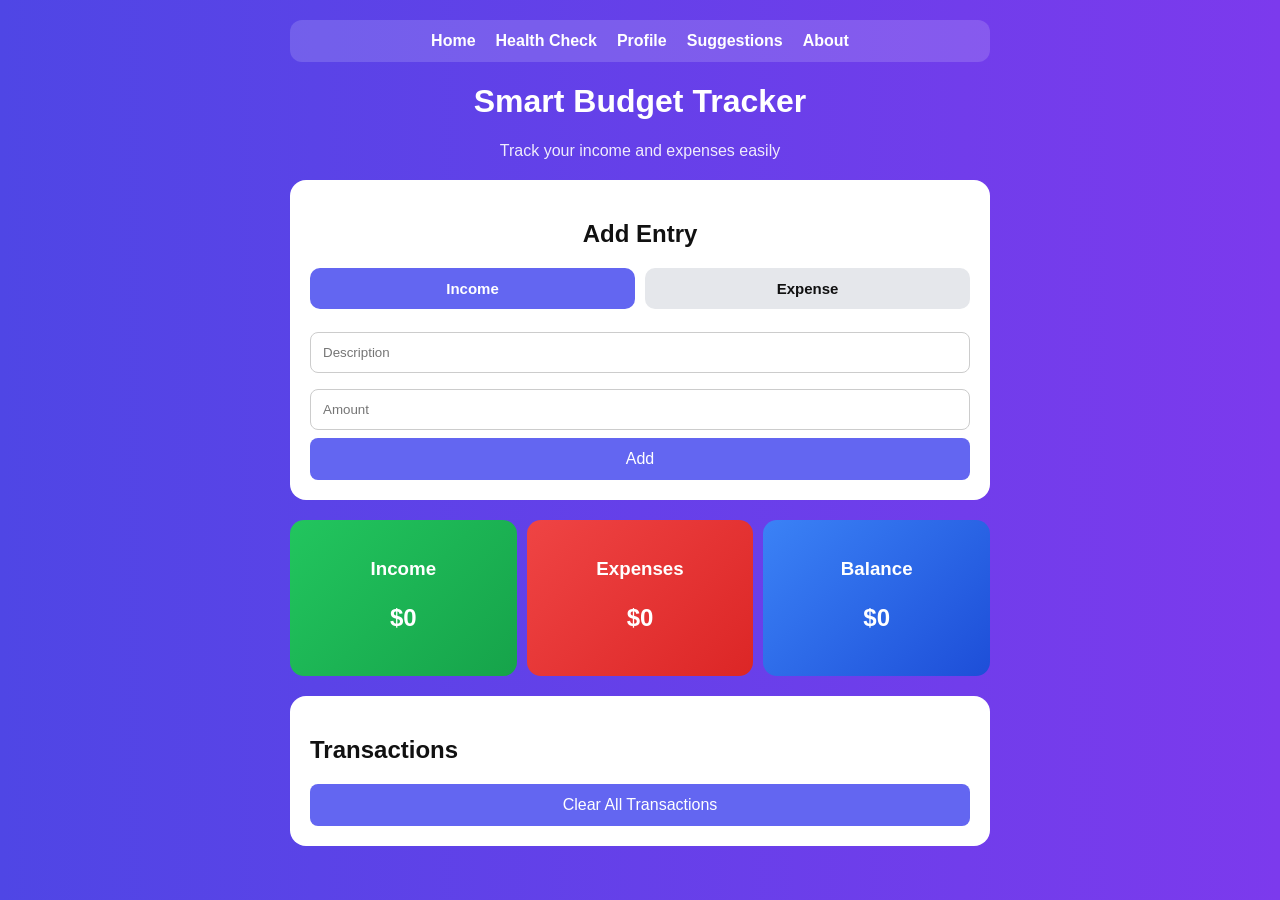
<file: index.html>
<!DOCTYPE html>
<html lang="en">
<head>
  <meta charset="UTF-8">
  <title>Smart Budget Tracker</title>
  <link rel="stylesheet" href="styles.css">
</head>
<body>

  <div class="container">
    <nav class="navbar">
      <a href="index.html">Home</a>
      <a href="healthCheck.html">Health Check</a>
      <a href="profile.html">Profile</a>
       <a href="suggestions.html">Suggestions</a>
      <a href="about.html">About</a>
    </nav>

    <h1>Smart Budget Tracker</h1>
    <p class="subtitle">Track your income and expenses easily</p>

    <div class="card">
      <h2>Add Entry</h2>

      <div class="tabs">
        <button class="tab-btn active" id="incomeTab" onclick="setType('income')">Income</button>
        <button class="tab-btn" id="expenseTab" onclick="setType('expense')">Expense</button>
      </div>

      <input type="text" id="desc" placeholder="Description">
      <input type="number" id="amount" placeholder="Amount">

      <button class="add-btn" onclick="addEntry()">Add</button>
    </div>

    <div class="summary">
      <div class="box income-box">
        <h3>Income</h3>
        <p id="income">$0</p>
      </div>

      <div class="box expense-box">
        <h3>Expenses</h3>
        <p id="expenses">$0</p>
      </div>

      <div class="box balance-box">
        <h3>Balance</h3>
        <p id="balance">$0</p>
      </div>
    </div>

    <div class="card transaction-card">
      <h2>Transactions</h2>
  <button class="add-btn" onclick="clearAll()">Clear All Transactions</button>
      <ul id="list"></ul>
    </div>
  </div>

  <script src="app.js"></script>
</body>
</html>
</file>
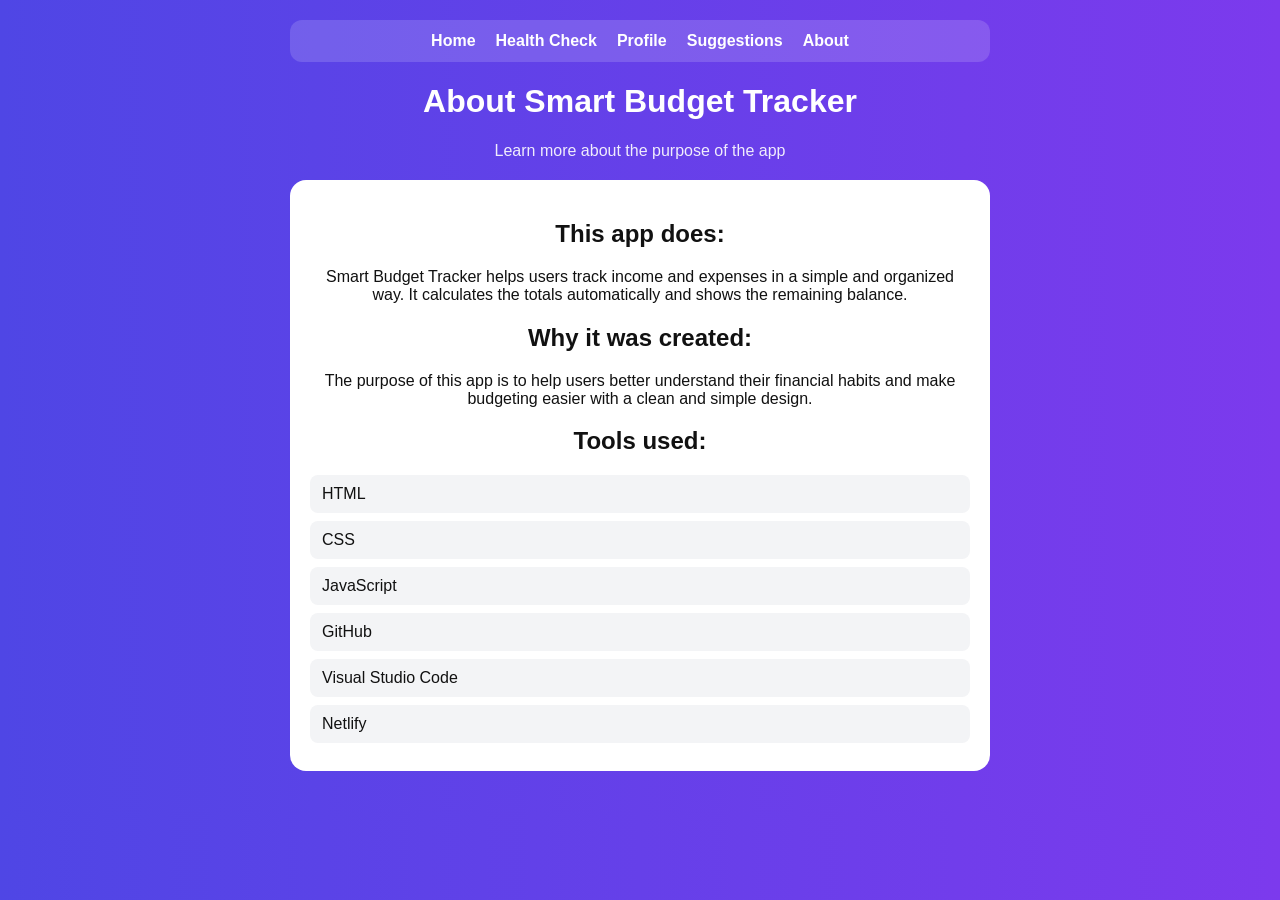
<file: about.html>
<!DOCTYPE html>
<html lang="en">
<head>
  <meta charset="UTF-8">
  <title>About Smart Budget Tracker</title>
  <link rel="stylesheet" href="styles.css">
</head>
<body>

  <div class="container">
    <nav class="navbar">
      <a href="index.html">Home</a>
      <a href="healthCheck.html">Health Check</a>
      <a href="profile.html">Profile</a>
       <a href="suggestions.html">Suggestions</a>
      <a href="about.html">About</a>
    </nav>

    <h1>About Smart Budget Tracker</h1>
    <p class="subtitle">Learn more about the purpose of the app</p>

    <div class="card about-card">
      <h2>This app does:</h2>
      <p>
        Smart Budget Tracker helps users track income and expenses in a simple and organized way.
        It calculates the totals automatically and shows the remaining balance.
      </p>

      <h2>Why it was created:</h2>
      <p>
        The purpose of this app is to help users better understand their financial habits and make
        budgeting easier with a clean and simple design.
      </p>

      <h2>Tools used:</h2>
      <ul class="about-list">
        <li>HTML</li>
        <li>CSS</li>
        <li>JavaScript</li>
        <li>GitHub</li>
        <li>Visual Studio Code</li>
        <li>Netlify</li>
      </ul>
    </div>
  </div>

</body>
</html>
</file>
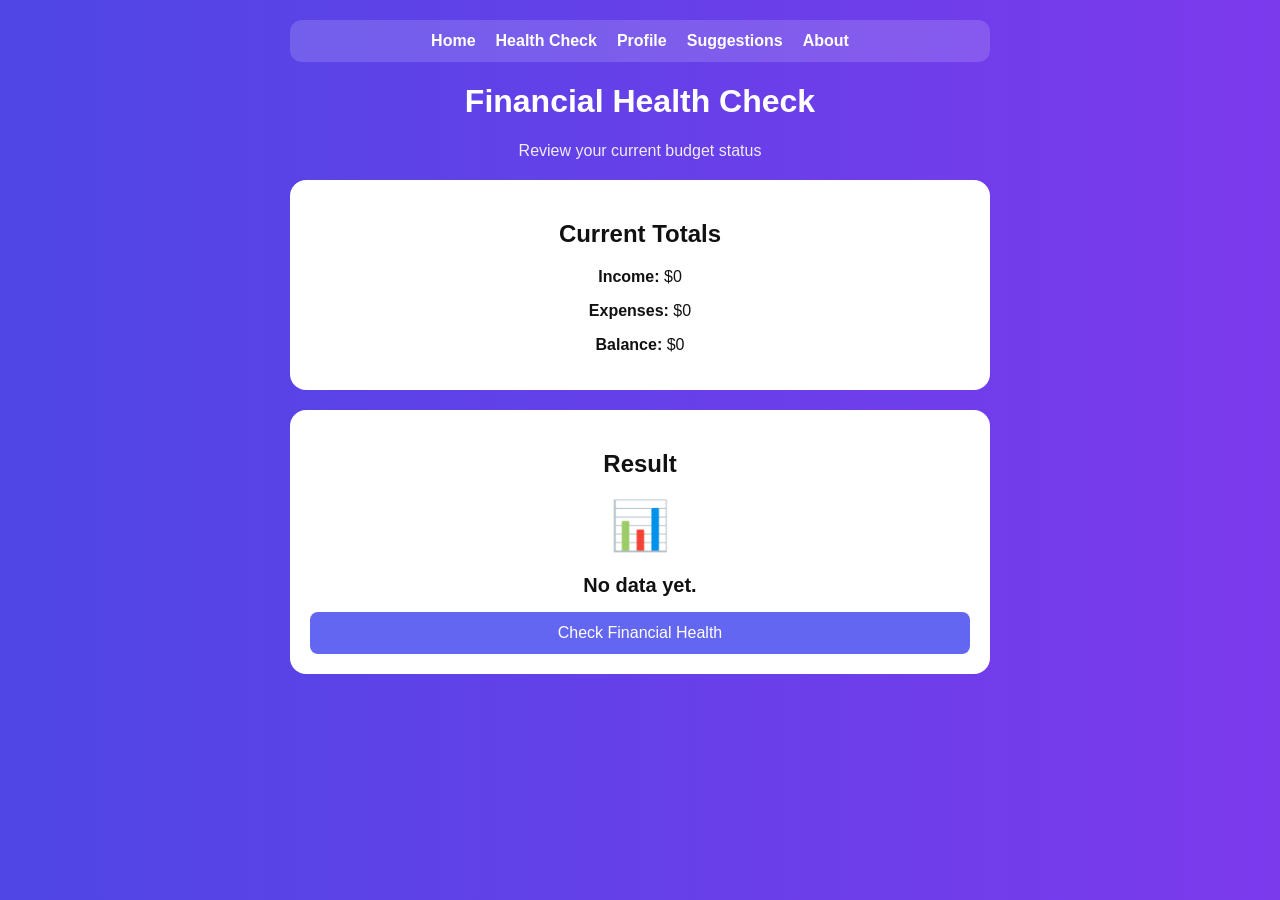
<file: healthCheck.html>
<!DOCTYPE html>
<html lang="en">
<head>
  <meta charset="UTF-8">
  <title>Financial Health - Smart Budget Tracker</title>
  <link rel="stylesheet" href="styles.css">
</head>
<body>

  <div class="container">
    <nav class="navbar">
      <a href="index.html">Home</a>
      <a href="healthCheck.html">Health Check</a>
      <a href="profile.html">Profile</a>
       <a href="suggestions.html">Suggestions</a>
      <a href="about.html">About</a>
    </nav>

    <h1>Financial Health Check</h1>
    <p class="subtitle">Review your current budget status</p>

    <div class="card about-card">
      <h2>Current Totals</h2>
      <p><strong>Income:</strong> <span id="healthIncome">$0</span></p>
      <p><strong>Expenses:</strong> <span id="healthExpenses">$0</span></p>
      <p><strong>Balance:</strong> <span id="healthBalance">$0</span></p>
    </div>

    <div class="card health-card">
      <h2>Result</h2>

      <div id="healthAnimation" class="health-animation">📊</div>

      <p id="healthMessage">No data yet.</p>
      <p id="healthAdvice" class="health-advice"></p>

      <button class="add-btn" onclick="checkHealth()">Check Financial Health</button>
    </div>
  </div>

  <script src="app.js"></script>
</body>
</html>
</file>
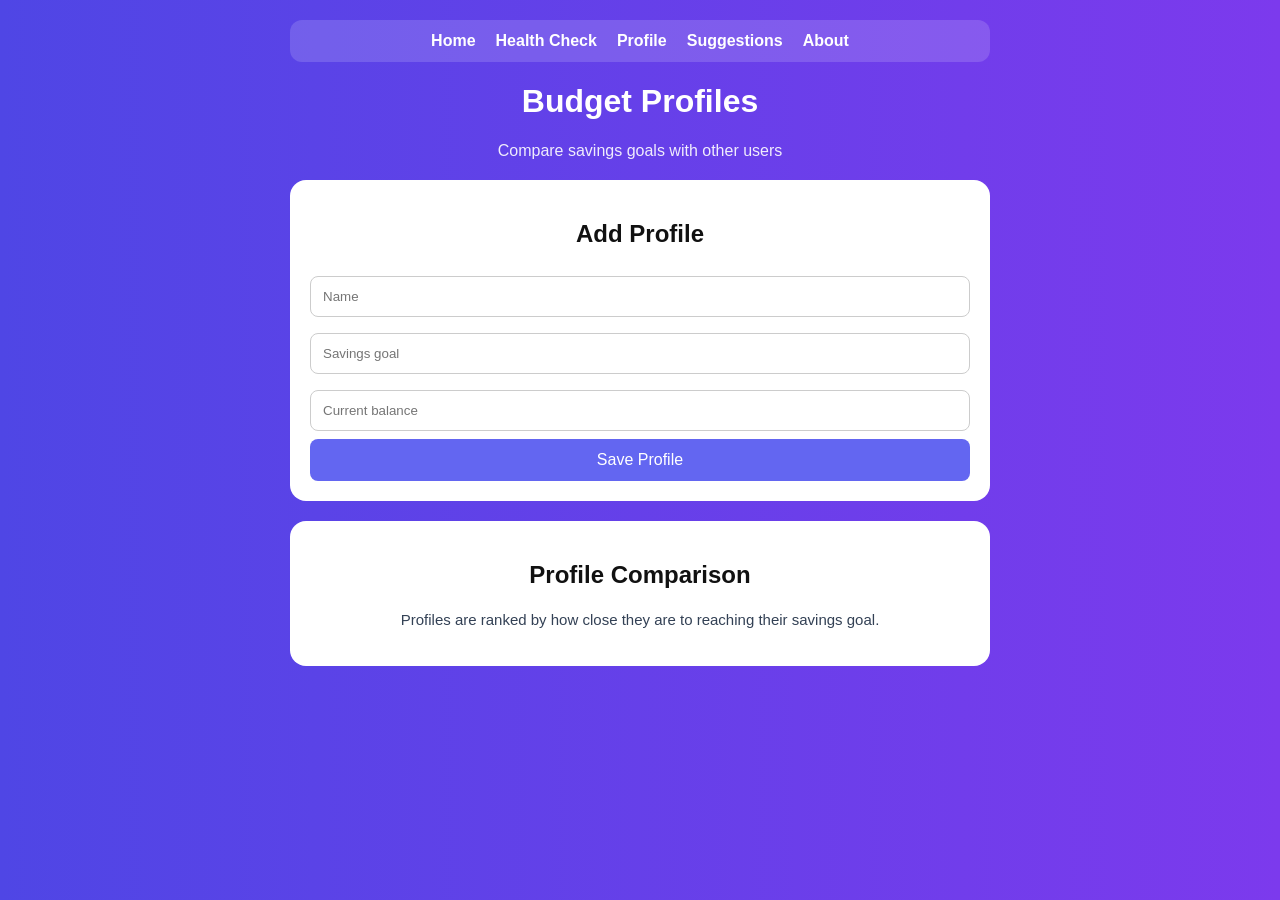
<file: profile.html>
<!DOCTYPE html>
<html lang="en">
<head>
  <meta charset="UTF-8">
  <title>Profile - Smart Budget Tracker</title>
  <link rel="stylesheet" href="styles.css">
</head>
<body>

  <div class="container">
    <nav class="navbar">
      <a href="index.html">Home</a>
      <a href="healthCheck.html">Health Check</a>
      <a href="profile.html">Profile</a>
       <a href="suggestions.html">Suggestions</a>
      <a href="about.html">About</a>
    </nav>

    <h1>Budget Profiles</h1>
    <p class="subtitle">Compare savings goals with other users</p>

    <div class="card">
      <h2>Add Profile</h2>

      <input type="text" id="profileName" placeholder="Name">
      <input type="number" id="savingsGoal" placeholder="Savings goal">
      <input type="number" id="profileBalance" placeholder="Current balance">

      <button class="add-btn" onclick="saveProfile()">Save Profile</button>
    </div>

    <div class="card profile-result">
      <h2>Profile Comparison</h2>
      <p class="health-advice">
        Profiles are ranked by how close they are to reaching their savings goal.
      </p>

      <ul id="profileList"></ul>
    </div>
  </div>

  <script src="app.js"></script>
</body>
</html>
</file>
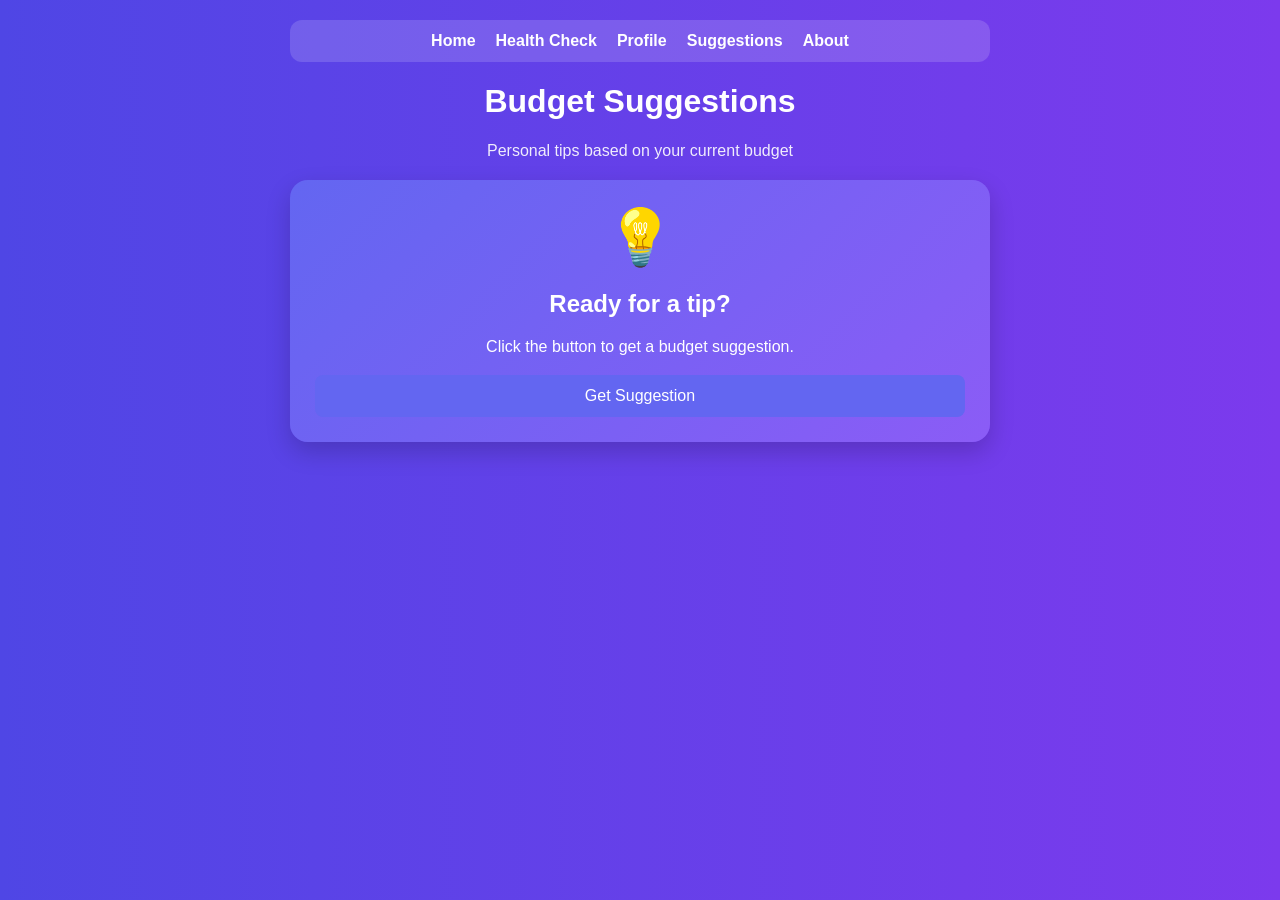
<file: suggestions.html>
<!DOCTYPE html>
<html lang="en">
<head>
  <meta charset="UTF-8">
  <title>Suggestions - Smart Budget Tracker</title>
  <link rel="stylesheet" href="styles.css">
</head>
<body>

  <div class="container">
    <nav class="navbar">
      <a href="index.html">Home</a>
      <a href="healthCheck.html">Health Check</a>
      <a href="profile.html">Profile</a>
      <a href="suggestions.html">Suggestions</a>
      <a href="about.html">About</a>
    </nav>

    <h1>Budget Suggestions</h1>
    <p class="subtitle">Personal tips based on your current budget</p>

    <div class="suggestion-card default-suggestion" id="suggestionBox">
      <div class="suggestion-icon" id="suggestionIcon">💡</div>
      <h2 id="suggestionTitle">Ready for a tip?</h2>
      <p id="suggestionText">Click the button to get a budget suggestion.</p>
      <button class="add-btn" onclick="generateSuggestion()">Get Suggestion</button>
    </div>
  </div>

  <script src="app.js"></script>
</body>
</html>
</file>
<file: styles.css>
.navbar {
  display: flex;
  justify-content: center;
  gap: 20px;
  background: rgba(255,255,255,0.15);
  padding: 12px;
  border-radius: 12px;
  margin-bottom: 20px;
}

.navbar a {
  color: white;
  text-decoration: none;
  font-weight: bold;
}

.navbar a:hover {
  text-decoration: underline;
}

body {
  font-family: Arial, sans-serif;
  background: linear-gradient(to right, #4f46e5, #7c3aed);
  margin: 0;
  color: white;
}

.container {
  max-width: 700px;
  margin: auto;
  padding: 20px;
  text-align: center;
}

.subtitle {
  opacity: 0.9;
  margin-bottom: 20px;
}

.card {
  background: white;
  color: #111;
  padding: 20px;
  border-radius: 16px;
  margin-bottom: 20px;
}

input {
  width: 100%;
  padding: 12px;
  margin: 8px 0;
  border-radius: 8px;
  border: 1px solid #ccc;
  box-sizing: border-box;
}

.add-btn {
  width: 100%;
  padding: 12px;
  background: #6366f1;
  color: white;
  border: none;
  border-radius: 8px;
  cursor: pointer;
  font-size: 16px;
}

.add-btn:hover {
  background: #4f46e5;
}

.tabs {
  display: flex;
  gap: 10px;
  margin-bottom: 15px;
}

.tab-btn {
  flex: 1;
  padding: 12px;
  border: none;
  border-radius: 10px;
  cursor: pointer;
  background: #e5e7eb;
  color: #111;
  font-weight: bold;
  font-size: 15px;
}

.tab-btn.active {
  background: #6366f1;
  color: white;
}

.summary {
  display: flex;
  gap: 10px;
  flex-wrap: wrap;
  justify-content: center;
  margin-bottom: 20px;
}

.box {
  flex: 1;
  min-width: 180px;
  padding: 20px;
  border-radius: 14px;
  color: white;
}

.box h3 {
  margin-bottom: 10px;
}

.box p {
  font-size: 24px;
  font-weight: bold;
}

.income-box {
  background: linear-gradient(135deg, #22c55e, #16a34a);
}

.expense-box {
  background: linear-gradient(135deg, #ef4444, #dc2626);
}

.balance-box {
  background: linear-gradient(135deg, #3b82f6, #1d4ed8);
}

.transaction-card {
  text-align: left;
}

ul {
  list-style: none;
  padding: 0;
  margin: 0;
}

li {
  background: #f3f4f6;
  margin: 8px 0;
  padding: 10px 12px;
  border-radius: 8px;
  display: flex;
  justify-content: space-between;
  align-items: center;
  color: #111;
}

.delete-btn {
  background: #dc2626;
  color: white;
  border: none;
  padding: 6px 10px;
  border-radius: 6px;
  cursor: pointer;
}

.delete-btn:hover {
  background: #b91c1c;
}
.health-card {
  text-align: center;
}

#healthMessage {
  font-size: 20px;
  font-weight: bold;
  margin-bottom: 15px;
}

.good-health {
  color: #16a34a;
}

.neutral-health {
  color: #ca8a04;
}

.bad-health {
  color: #dc2626;
}

.health-card {
  text-align: center;
}

.health-animation {
  font-size: 48px;
  margin: 15px 0;
}

#healthMessage {
  font-size: 20px;
  font-weight: bold;
  margin-bottom: 10px;
}

.health-advice {
  font-size: 15px;
  line-height: 1.5;
  margin-bottom: 15px;
  color: #334155;
}

.good-health {
  color: #16a34a;
}

.bad-health {
  color: #dc2626;
}

/* good result animation */
.good-anim {
  animation: bounceMoney 1s ease-in-out infinite alternate;
}

/* bad result animation */
.bad-anim {
  animation: shakeWarning 0.5s ease-in-out infinite;
}

@keyframes bounceMoney {
  0% {
    transform: translateY(0px) scale(1);
  }
  100% {
    transform: translateY(-8px) scale(1.08);
  }
}

@keyframes shakeWarning {
  0% { transform: translateX(0); }
  25% { transform: translateX(-6px); }
  50% { transform: translateX(6px); }
  75% { transform: translateX(-6px); }
  100% { transform: translateX(0); }
}

/* profile page */
.tip-buttons {
  display: flex;
  gap: 10px;
  justify-content: center;
  flex-wrap: wrap;
  margin: 15px 0;
}

.tip-buttons button {
  background: #6366f1;
  color: white;
  border: none;
  padding: 10px 14px;
  border-radius: 10px;
  cursor: pointer;
  font-weight: bold;
}

.tip-buttons button:hover {
  background: #4f46e5;
}

.goal-success {
  color: #16a34a;
  font-size: 18px;
  font-weight: bold;
}

.goal-fail {
  color: #dc2626;
  font-size: 18px;
  font-weight: bold;
}
#profileList {
  list-style: none;
  padding: 0;
  margin: 0;
}

#profileList li {
  background: #f3f4f6;
  color: #111;
  padding: 12px;
  margin: 10px 0;
  border-radius: 10px;
  display: flex;
  justify-content: space-between;
  align-items: center;
  text-align: left;
}
/* suggestions */
.suggestion-card {
  color: white;
  padding: 25px;
  border-radius: 18px;
  margin-top: 20px;
  text-align: center;
  box-shadow: 0 10px 25px rgba(0,0,0,0.18);
  transition: 0.3s ease;
}

.suggestion-card h2 {
  margin-bottom: 10px;
}

.suggestion-card p {
  font-size: 16px;
  line-height: 1.6;
}

.suggestion-icon {
  font-size: 55px;
  margin-bottom: 10px;
  animation: popIn 0.5s ease;
}

.default-suggestion,
.suggestion-empty {
  background: linear-gradient(135deg, #6366f1, #8b5cf6);
}

.suggestion-warning {
  background: linear-gradient(135deg, #ef4444, #f97316);
}

.suggestion-success {
  background: linear-gradient(135deg, #16a34a, #22c55e);
}

.suggestion-calm {
  background: linear-gradient(135deg, #0ea5e9, #6366f1);
}

.suggestion-neutral {
  background: linear-gradient(135deg, #64748b, #334155);
}

.suggestion-warning .suggestion-icon {
  animation: shakeWarning 0.5s ease-in-out infinite;
}

.suggestion-success .suggestion-icon {
  animation: bounceMoney 1s ease-in-out infinite alternate;
}

.suggestion-calm .suggestion-icon {
  animation: floatTip 1.2s ease-in-out infinite alternate;
}

@keyframes popIn {
  from {
    transform: scale(0.7);
    opacity: 0;
  }
  to {
    transform: scale(1);
    opacity: 1;
  }
}

@keyframes floatTip {
  from {
    transform: translateY(0);
  }
  to {
    transform: translateY(-8px);
  }
}
</file>
